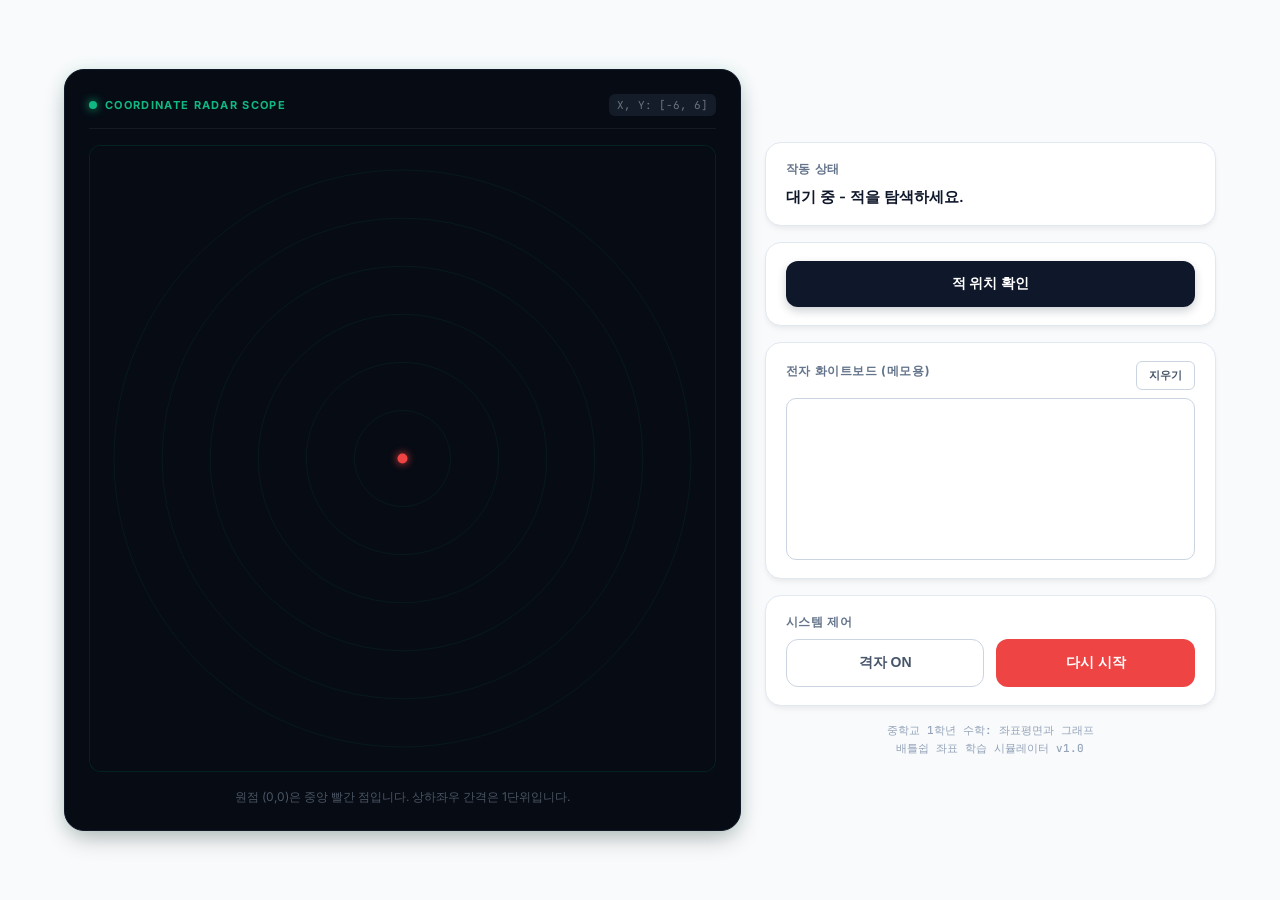
<file: public/standalone/index.html>
<!DOCTYPE html>
<html lang="ko">
<head>
  <meta charset="UTF-8">
  <meta name="viewport" content="width=device-width, initial-scale=1.0">
  <title>배틀쉽 좌표평면 게임 (Battleship Coordinate Game)</title>
  <!-- Google Fonts -->
  <link rel="preconnect" href="https://fonts.googleapis.com">
  <link rel="preconnect" href="https://fonts.gstatic.com" crossorigin>
  <link href="https://fonts.googleapis.com/css2?family=Inter:wght@400;500;600;700&family=JetBrains+Mono:wght@500;700&display=swap" rel="stylesheet">
  <!-- CSS Stylesheet link -->
  <link rel="stylesheet" href="style.css">
</head>
<body>
  <div class="app-container">
    <!-- Left Panel: Radar Board Grid -->
    <div class="left-panel">
      <div class="card-container border-glow">
        <div class="radar-header">
          <div class="status-indicator">
            <span class="pulse-dot"></span>
            <span class="indicator-text">COORDINATE RADAR SCOPE</span>
          </div>
          <div class="coordinate-bounds font-mono">X, Y: [-6, 6]</div>
        </div>
        <div class="canvas-wrapper">
          <canvas id="radarCanvas"></canvas>
        </div>
        <div class="radar-footer">
          <div class="coordinate-helper">
             원점 (0,0)은 중앙 빨간 점입니다. 상하좌우 간격은 1단위입니다.
          </div>
        </div>
      </div>
    </div>

    <!-- Right Panel: UI & Controls -->
    <div class="right-panel">
      <!-- Game Info Display -->
      <div class="ui-card info-card">
        <h2 class="section-title">작동 상태</h2>
        <div id="statusText" class="status-msg text-pulse">대기 중 - 적을 탐색하세요.</div>
      </div>

      <!-- Main Action Controller -->
      <div class="ui-card action-card">
        <button id="mainBtn" class="btn btn-primary font-bold">적 위치 확인</button>
      </div>

      <!-- Whiteboard Canvas Drawing Grid -->
      <div class="ui-card whiteboard-card">
        <div class="whiteboard-header">
          <h2 class="section-title">전자 화이트보드 (메모용)</h2>
          <button id="clearWhiteboardBtn" class="btn btn-outline btn-xs">지우기</button>
        </div>
        <div class="whiteboard-wrapper">
          <canvas id="whiteboardCanvas"></canvas>
        </div>
      </div>

      <!-- System Controls (Grid Toggle, Reset) -->
      <div class="ui-card control-card">
        <h2 class="section-title">시스템 제어</h2>
        <div class="control-grid">
          <button id="toggleGridBtn" class="btn btn-outline">격자 ON</button>
          <button id="restartBtn" class="btn btn-danger font-bold">다시 시작</button>
        </div>
      </div>

      <!-- Footer Branding / Education Note -->
      <div class="education-info font-mono">
        <p>중학교 1학년 수학: 좌표평면과 그래프</p>
        <p class="text-[10px] text-gray-500">배틀쉽 좌표 학습 시뮬레이터 v1.0</p>
      </div>
    </div>
  </div>

  <!-- Main JavaScript File -->
  <script src="script.js"></script>
</body>
</html>
</file>
<file: public/standalone/style.css>
/* ==========================================================================
   배틀쉽 좌표평면 게임 (Battleship Coordinate Game) Style Rules
   ========================================================================== */

/* Font & Global resets */
* {
  box-sizing: border-box;
  margin: 0;
  padding: 0;
}

body {
  font-family: 'Inter', system-ui, -apple-system, sans-serif;
  background-color: #f8fafc; /* Sleek, clean light-gray backdrop */
  color: #1e293b;
  min-height: 100vh;
  display: flex;
  align-items: center;
  justify-content: center;
  overflow-x: hidden;
}

/* App Layout Grid Container */
.app-container {
  display: flex;
  flex-direction: row;
  width: 100%;
  max-width: 1200px;
  margin: 0 auto;
  padding: 24px;
  gap: 24px;
  align-items: stretch;
}

/* Symmetrical Panels spacing */
.left-panel {
  flex: 1.2;
  display: flex;
  align-items: center;
  justify-content: center;
}

.right-panel {
  flex: 0.8;
  display: flex;
  flex-direction: column;
  gap: 16px;
  justify-content: center;
}

/* Radar Dark Card */
.card-container {
  background-color: #060b14; /* Deep outer space-themed blackness */
  width: 100%;
  border-radius: 20px;
  padding: 24px;
  display: flex;
  flex-direction: column;
  box-shadow: 0 10px 25px -5px rgba(0, 0, 0, 0.3), 
              0 8px 10px -6px rgba(0, 0, 0, 0.3);
  border: 1px solid #111827;
  transition: box-shadow 0.3s ease;
}

.border-glow {
  box-shadow: 0 0 15px rgba(16, 185, 129, 0.1), 
              0 10px 25px -5px rgba(0, 0, 0, 0.3);
}

/* Radar Headers, Subtitle rules */
.radar-header {
  display: flex;
  justify-content: space-between;
  align-items: center;
  margin-bottom: 16px;
  border-bottom: 1px solid rgba(75, 85, 99, 0.2);
  padding-bottom: 12px;
}

.status-indicator {
  display: flex;
  align-items: center;
  gap: 8px;
}

.pulse-dot {
  width: 8px;
  height: 8px;
  background-color: #10b981;
  border-radius: 50%;
  box-shadow: 0 0 10px #10b981;
  animation: pulse-glow 2s infinite;
}

.indicator-text {
  font-size: 11px;
  color: #10b981;
  font-weight: 700;
  letter-spacing: 0.12em;
}

.font-mono {
  font-family: 'JetBrains Mono', ui-monospace, monospace;
}

.coordinate-bounds {
  font-size: 11px;
  color: #6b7280;
  background: rgba(31, 41, 55, 0.6);
  padding: 4px 8px;
  border-radius: 6px;
}

/* Canvas Wrapper with flexible responsive layout constraints */
.canvas-wrapper {
  position: relative;
  width: 100%;
  aspect-ratio: 1; /* Keeps it perfectly square */
  background-color: #030712;
  border-radius: 12px;
  overflow: hidden;
  border: 1px solid rgba(16, 185, 129, 0.15);
}

#radarCanvas {
  display: block;
  width: 100%;
  height: 100%;
  cursor: crosshair;
  touch-action: none;
}

.radar-footer {
  margin-top: 16px;
  color: #4b5563;
  font-size: 12px;
  text-align: center;
  line-height: 1.5;
}

/* Right Panel UI Elements & Cards */
.ui-card {
  background-color: #ffffff;
  border-radius: 16px;
  padding: 18px 20px;
  box-shadow: 0 4px 6px -1px rgba(0, 0, 0, 0.05), 
              0 2px 4px -1px rgba(0, 0, 0, 0.03);
  border: 1px solid #e2e8f0;
}

.section-title {
  font-size: 12px;
  font-weight: 700;
  text-transform: uppercase;
  color: #64748b;
  letter-spacing: 0.05em;
  margin-bottom: 8px;
}

/* Status Panel styling rules */
.status-msg {
  font-size: 15px;
  font-weight: 600;
  color: #0f172a;
  line-height: 1.4;
  word-break: keep-all;
}

.text-pulse {
  animation: text-pulse-soft 2s infinite ease-in-out;
}

/* Button UI styling */
.btn {
  display: inline-flex;
  align-items: center;
  justify-content: center;
  width: 100%;
  padding: 14px 24px;
  border-radius: 12px;
  font-size: 14px;
  font-weight: 600;
  cursor: pointer;
  transition: all 0.2s cubic-bezier(0.4, 0, 0.2, 1);
  border: none;
  outline: none;
}

.btn-primary {
  background-color: #0f172a;
  color: #ffffff;
  box-shadow: 0 4px 10px rgba(15, 23, 42, 0.2);
}

.btn-primary:hover {
  background-color: #1e293b;
  transform: translateY(-1px);
}

.btn-primary:active {
  transform: translateY(1px);
}

.btn-primary:disabled {
  background-color: #94a3b8;
  color: #e2e8f0;
  cursor: not-allowed;
  transform: none;
  box-shadow: none;
}

.btn-outline {
  background-color: transparent;
  color: #475569;
  border: 1px solid #cbd5e1;
}

.btn-outline:hover {
  background-color: #f1f5f9;
  color: #0f172a;
}

.btn-outline.active {
  background-color: #f1f5f9;
  color: #0f172a;
  border-color: #0f172a;
}

.btn-danger {
  background-color: #ef4444;
  color: #ffffff;
}

.btn-danger:hover {
  background-color: #dc2626;
}

.btn-xs {
  padding: 6px 12px;
  font-size: 11px;
  border-radius: 6px;
  width: auto;
}

/* Whiteboard elements styling */
.whiteboard-header {
  display: flex;
  justify-content: space-between;
  align-items: center;
  margin-bottom: 8px;
}

.whiteboard-wrapper {
  background-color: #ffffff;
  border-radius: 10px;
  border: 1px solid #cbd5e1;
  position: relative;
  overflow: hidden;
}

#whiteboardCanvas {
  display: block;
  width: 100%;
  height: 160px;
  cursor: url('data:image/svg+xml;utf8,<svg xmlns="http://www.w3.org/2000/svg" width="16" height="16" viewBox="0 0 24 24" fill="none" stroke="black" stroke-width="2" stroke-linecap="round" stroke-linejoin="round"><path d="M12 20h9"/><path d="M16.5 3.5a2.121 2.121 0 0 1 3 3L7 19l-4 1 1-4L16.5 3.5z"/></svg>') 2 14, crosshair;
  touch-action: none;
}

/* Control box utility configurations */
.control-grid {
  display: grid;
  grid-template-columns: 1fr 1fr;
  gap: 12px;
}

.education-info {
  text-align: center;
  font-size: 11px;
  font-weight: 500;
  color: #94a3b8;
  line-height: 1.6;
}

/* Keyframe Animations definition spec */
@keyframes pulse-glow {
  0%, 100% {
    transform: scale(1);
    opacity: 1;
    box-shadow: 0 0 6px rgba(16, 185, 129, 0.6);
  }
  50% {
    transform: scale(1.2);
    opacity: 0.6;
    box-shadow: 0 0 14px rgba(16, 185, 129, 0.9);
  }
}

@keyframes text-pulse-soft {
  0%, 100% {
    opacity: 1;
  }
  50% {
    opacity: 0.8;
  }
}

/* Mobile responsive queries constraints */
@media (max-width: 900px) {
  .app-container {
    flex-direction: column;
    padding: 16px;
  }
  
  .left-panel, .right-panel {
    width: 100%;
  }

  .left-panel {
    max-width: 500px;
    margin: 0 auto;
  }
}
</file>
